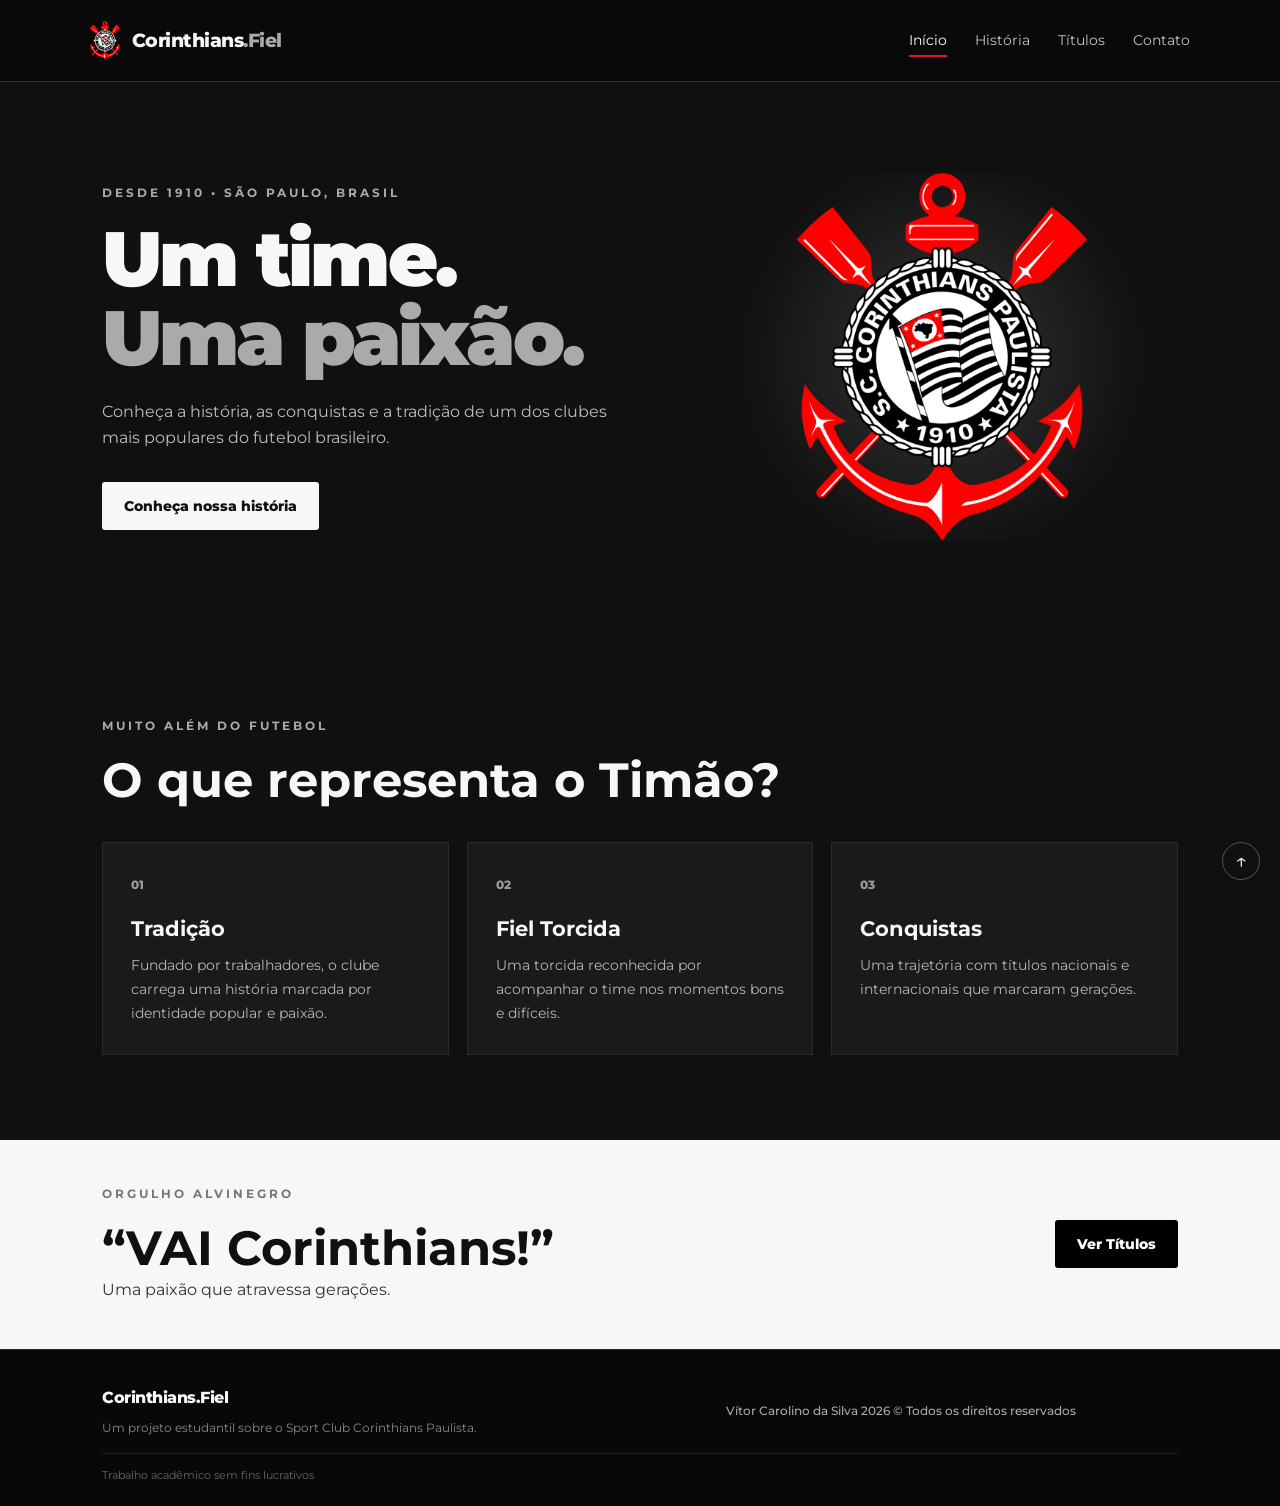
<file: index.html>
<!DOCTYPE html>
<html lang="pt-BR">
<head>
  <meta charset="UTF-8">
  <meta name="viewport" content="width=device-width, initial-scale=1.0">
  <meta name="description" content="Site informativo sobre o Sport Club Corinthians Paulista.">
  <title>Corinthians | Fiel desde 1910</title>
  <link rel="icon" href="img/Corinthians_simbolo.png" type="image/png">
  <link rel="stylesheet" href="css/style.css">
  <script src="js/script.js" defer></script>
</head>
<body>
  <header class="cabecalho">
    <a class="marca" href="index.html">
      <img src="img/Corinthians_simbolo.png" alt="Símbolo do Corinthians">
      <span>Corinthians<span class="marca-destaque">.Fiel</span></span>
    </a>
    <button class="menu-toggle" aria-label="Abrir menu" aria-expanded="false">☰</button>
    <nav class="navegacao" aria-label="Menu principal">
      <ul>
        <li><a class="ativo" href="index.html">Início</a></li>
        <li><a href="historia.html">História</a></li>
        <li><a href="titulos.html">Títulos</a></li>
        <li><a href="contato.html">Contato</a></li>
      </ul>
    </nav>
  </header>

  <main>
    <section class="hero">
      <div class="hero-conteudo">
        <p class="etiqueta">Desde 1910 • São Paulo, Brasil</p>
        <h1>Um time.<br><span>Uma paixão.</span></h1>
        <p>Conheça a história, as conquistas e a tradição de um dos clubes mais populares do futebol brasileiro.</p>
        <a class="botao" href="historia.html">Conheça nossa história</a>
      </div>
      <div class="hero-arte">
        <img src="img/Corinthians_simbolo.png" alt="Escudo do Sport Club Corinthians Paulista">
      </div>
    </section>

    <section class="secao">
      <div class="titulo-secao">
        <p class="etiqueta">Muito além do futebol</p>
        <h2>O que representa o Timão?</h2>
      </div>
      <div class="cards">
        <article class="card">
          <span class="card-numero">01</span>
          <h3>Tradição</h3>
          <p>Fundado por trabalhadores, o clube carrega uma história marcada por identidade popular e paixão.</p>
        </article>
        <article class="card">
          <span class="card-numero">02</span>
          <h3>Fiel Torcida</h3>
          <p>Uma torcida reconhecida por acompanhar o time nos momentos bons e difíceis.</p>
        </article>
        <article class="card">
          <span class="card-numero">03</span>
          <h3>Conquistas</h3>
          <p>Uma trajetória com títulos nacionais e internacionais que marcaram gerações.</p>
        </article>
      </div>
    </section>

    <section class="faixa">
      <div>
        <p class="etiqueta">Orgulho alvinegro</p>
        <h2>“VAI Corinthians!”</h2>
        <p>Uma paixão que atravessa gerações.</p>
      </div>
      <a class="botao botao-claro" href="titulos.html">Ver Títulos</a>
    </section>
  </main>

  <footer class="rodape">
    <div>
      <a class="marca marca-rodape" href="index.html">Corinthians.Fiel</a>
      <p>Um projeto estudantil sobre o Sport Club Corinthians Paulista.</p>
    </div>
    <h5>Vítor Carolino da Silva 2026 &copy; Todos os direitos reservados</h5>
    <a class="voltar-topo" href="#top" aria-label="Voltar ao topo">↑</a>
    <small>Trabalho acadêmico sem fins lucrativos</small>
  </footer>
</body>
</html>
</file>
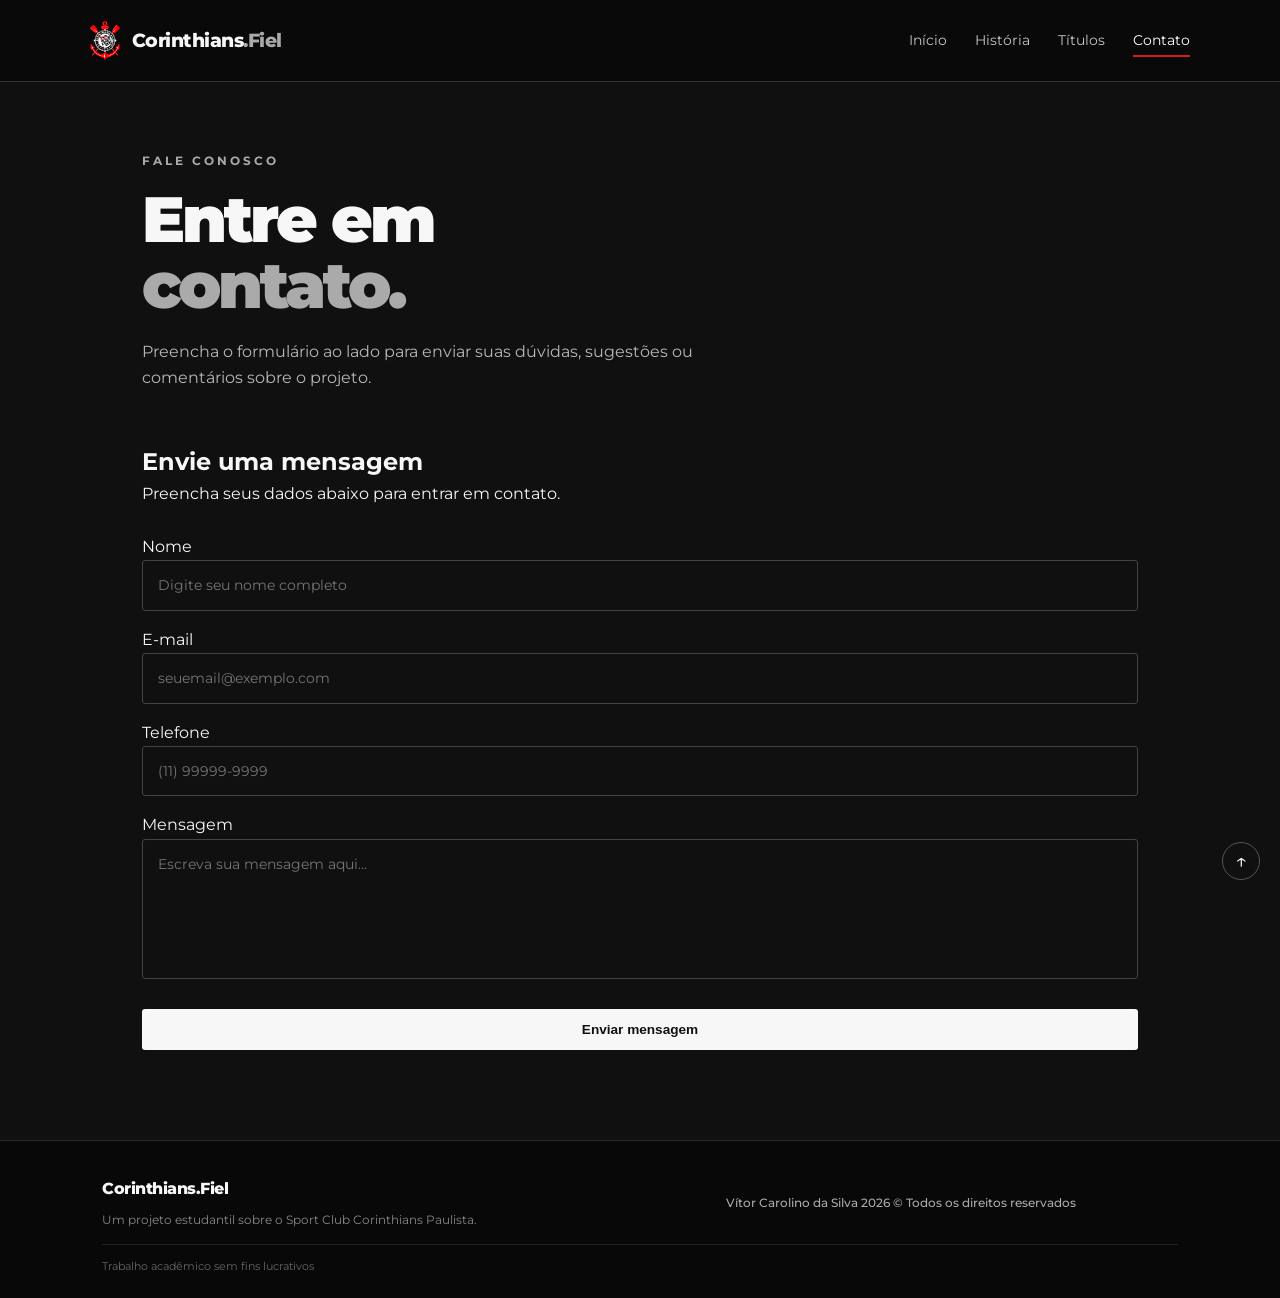
<file: contato.html>
<!DOCTYPE html>
<html lang="pt-BR">
<head>
  <meta charset="UTF-8">
  <meta name="viewport" content="width=device-width, initial-scale=1.0">
  <title>Contato | Corinthians.Fiel</title>
  <link rel="icon" href="img/Corinthians_simbolo.png" type="image/png">
  <link rel="stylesheet" href="css/style.css">
  <script src="js/script.js" defer></script>
</head>
<body>
  <header class="cabecalho">
    <a class="marca" href="index.html">
      <img src="img/Corinthians_simbolo.png" alt="Símbolo do Corinthians">
      <span>Corinthians<span class="marca-destaque">.Fiel</span></span>
    </a>
    <button class="menu-toggle" aria-label="Abrir menu" aria-expanded="false">☰</button>
    <nav class="navegacao" aria-label="Menu principal">
      <ul>
        <li><a href="index.html">Início</a></li>
        <li><a href="historia.html">História</a></li>
        <li><a href="titulos.html">Títulos</a></li>
        <li><a class="ativo" href="contato.html">Contato</a></li>
      </ul>
    </nav>
  </header>

  <main class="pagina contato-layout">
    <section class="pagina-intro">
      <p class="etiqueta">Fale conosco</p>
      <h1>Entre em<br><span>contato.</span></h1>
      <p>Preencha o formulário ao lado para enviar suas dúvidas, sugestões ou comentários sobre o projeto.</p>
    </section>

    <section class="formulario-box">
      <h2>Envie uma mensagem</h2>
      <p>Preencha seus dados abaixo para entrar em contato.</p>
      <br>
      
      <form class="form-contato" action="#" method="post">
        <div class="campo">
          <label for="nome">Nome</label>
          <input type="text" id="nome" name="nome" placeholder="Digite seu nome completo" required>
        </div>

        <div class="campo">
          <label for="email">E-mail</label>
          <input type="email" id="email" name="email" placeholder="seuemail@exemplo.com" required>
        </div>

        <div class="campo">
          <label for="telefone">Telefone</label>
          <input type="tel" id="telefone" name="telefone" placeholder="(11) 99999-9999" required>
        </div>

        <div class="campo">
          <label for="mensagem">Mensagem</label>
          <textarea id="mensagem" name="mensagem" rows="5" placeholder="Escreva sua mensagem aqui..."></textarea>
        </div>

        <button type="submit" class="botao botao-enviar">Enviar mensagem</button>
      </form>
    </section>
  </main>

  <footer class="rodape">
    <div>
      <a class="marca marca-rodape" href="index.html">Corinthians.Fiel</a>
      <p>Um projeto estudantil sobre o Sport Club Corinthians Paulista.</p>
    </div>
    <h5>Vítor Carolino da Silva 2026 &copy; Todos os direitos reservados</h5>
    <a class="voltar-topo" href="#top" aria-label="Voltar ao topo">↑</a>
    <small>Trabalho acadêmico sem fins lucrativos</small>
  </footer>
</body>
</html>
</file>
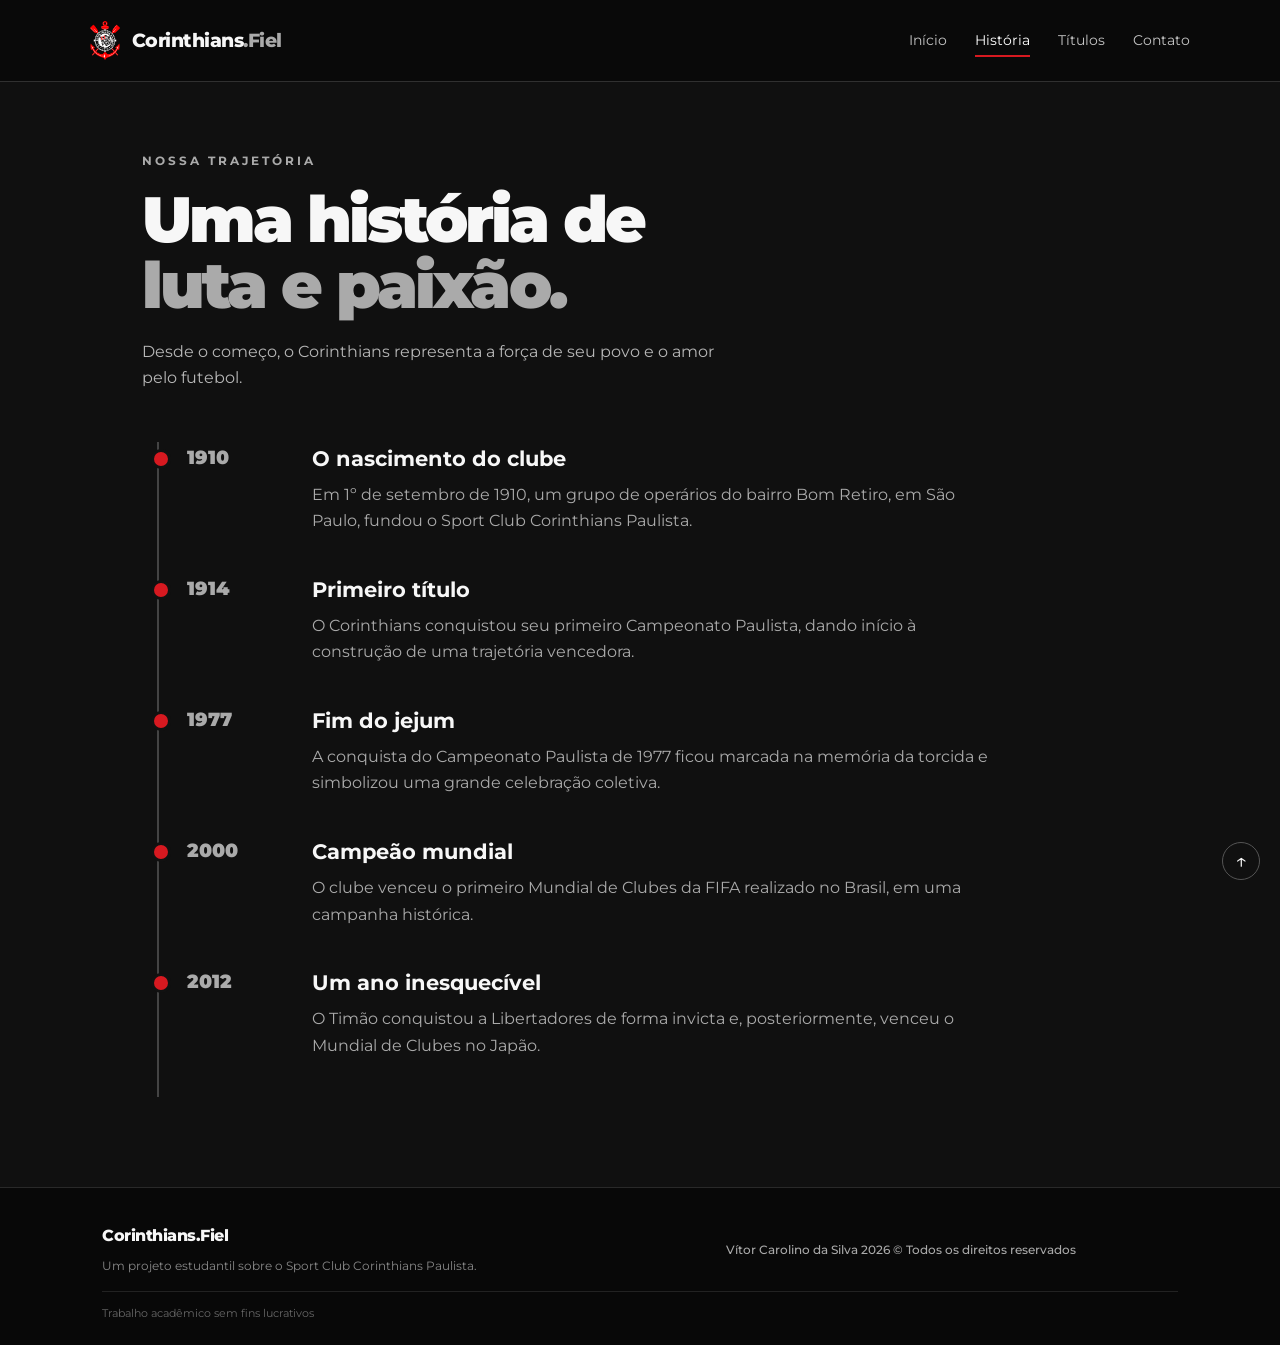
<file: historia.html>
<!DOCTYPE html>
<html lang="pt-BR">
<head>
  <meta charset="UTF-8">
  <meta name="viewport" content="width=device-width, initial-scale=1.0">
  <title>História | Corinthians.Fiel</title>
  <link rel="icon" href="img/Corinthians_simbolo.png" type="image/png">
  <link rel="stylesheet" href="css/style.css">
  <script src="js/script.js" defer></script>
</head>
<body>
  <header class="cabecalho">
    <a class="marca" href="index.html">
      <img src="img/Corinthians_simbolo.png" alt="Símbolo do Corinthians">
      <span>Corinthians<span class="marca-destaque">.Fiel</span></span>
    </a>
    <button class="menu-toggle" aria-label="Abrir menu" aria-expanded="false">☰</button>
    <nav class="navegacao" aria-label="Menu principal">
      <ul>
        <li><a href="index.html">Início</a></li>
        <li><a class="ativo" href="historia.html">História</a></li>
        <li><a href="titulos.html">Títulos</a></li>
        <li><a href="contato.html">Contato</a></li>
      </ul>
    </nav>
  </header>

  <main class="pagina">
    <section class="pagina-intro">
      <p class="etiqueta">Nossa trajetória</p>
      <h1>Uma história de<br><span>luta e paixão.</span></h1>
      <p>Desde o começo, o Corinthians representa a força de seu povo e o amor pelo futebol.</p>
    </section>

    <section class="linha-tempo">
      <article>
        <span>1910</span>
        <div>
          <h2>O nascimento do clube</h2>
          <p>Em 1º de setembro de 1910, um grupo de operários do bairro Bom Retiro, em São Paulo, fundou o Sport Club Corinthians Paulista.</p>
        </div>
      </article>
      <article>
        <span>1914</span>
        <div>
          <h2>Primeiro título</h2>
          <p>O Corinthians conquistou seu primeiro Campeonato Paulista, dando início à construção de uma trajetória vencedora.</p>
        </div>
      </article>
      <article>
        <span>1977</span>
        <div>
          <h2>Fim do jejum</h2>
          <p>A conquista do Campeonato Paulista de 1977 ficou marcada na memória da torcida e simbolizou uma grande celebração coletiva.</p>
        </div>
      </article>
      <article>
        <span>2000</span>
        <div>
          <h2>Campeão mundial</h2>
          <p>O clube venceu o primeiro Mundial de Clubes da FIFA realizado no Brasil, em uma campanha histórica.</p>
        </div>
      </article>
      <article>
        <span>2012</span>
        <div>
          <h2>Um ano inesquecível</h2>
          <p>O Timão conquistou a Libertadores de forma invicta e, posteriormente, venceu o Mundial de Clubes no Japão.</p>
        </div>
      </article>
    </section>
  </main>

  <footer class="rodape">
    <div>
      <a class="marca marca-rodape" href="index.html">Corinthians.Fiel</a>
      <p>Um projeto estudantil sobre o Sport Club Corinthians Paulista.</p>
    </div>
    <h5>Vítor Carolino da Silva 2026 &copy; Todos os direitos reservados</h5>
    <a class="voltar-topo" href="#top" aria-label="Voltar ao topo">↑</a>
    <small>Trabalho acadêmico sem fins lucrativos</small>
  </footer>
</body>
</html>
</file>
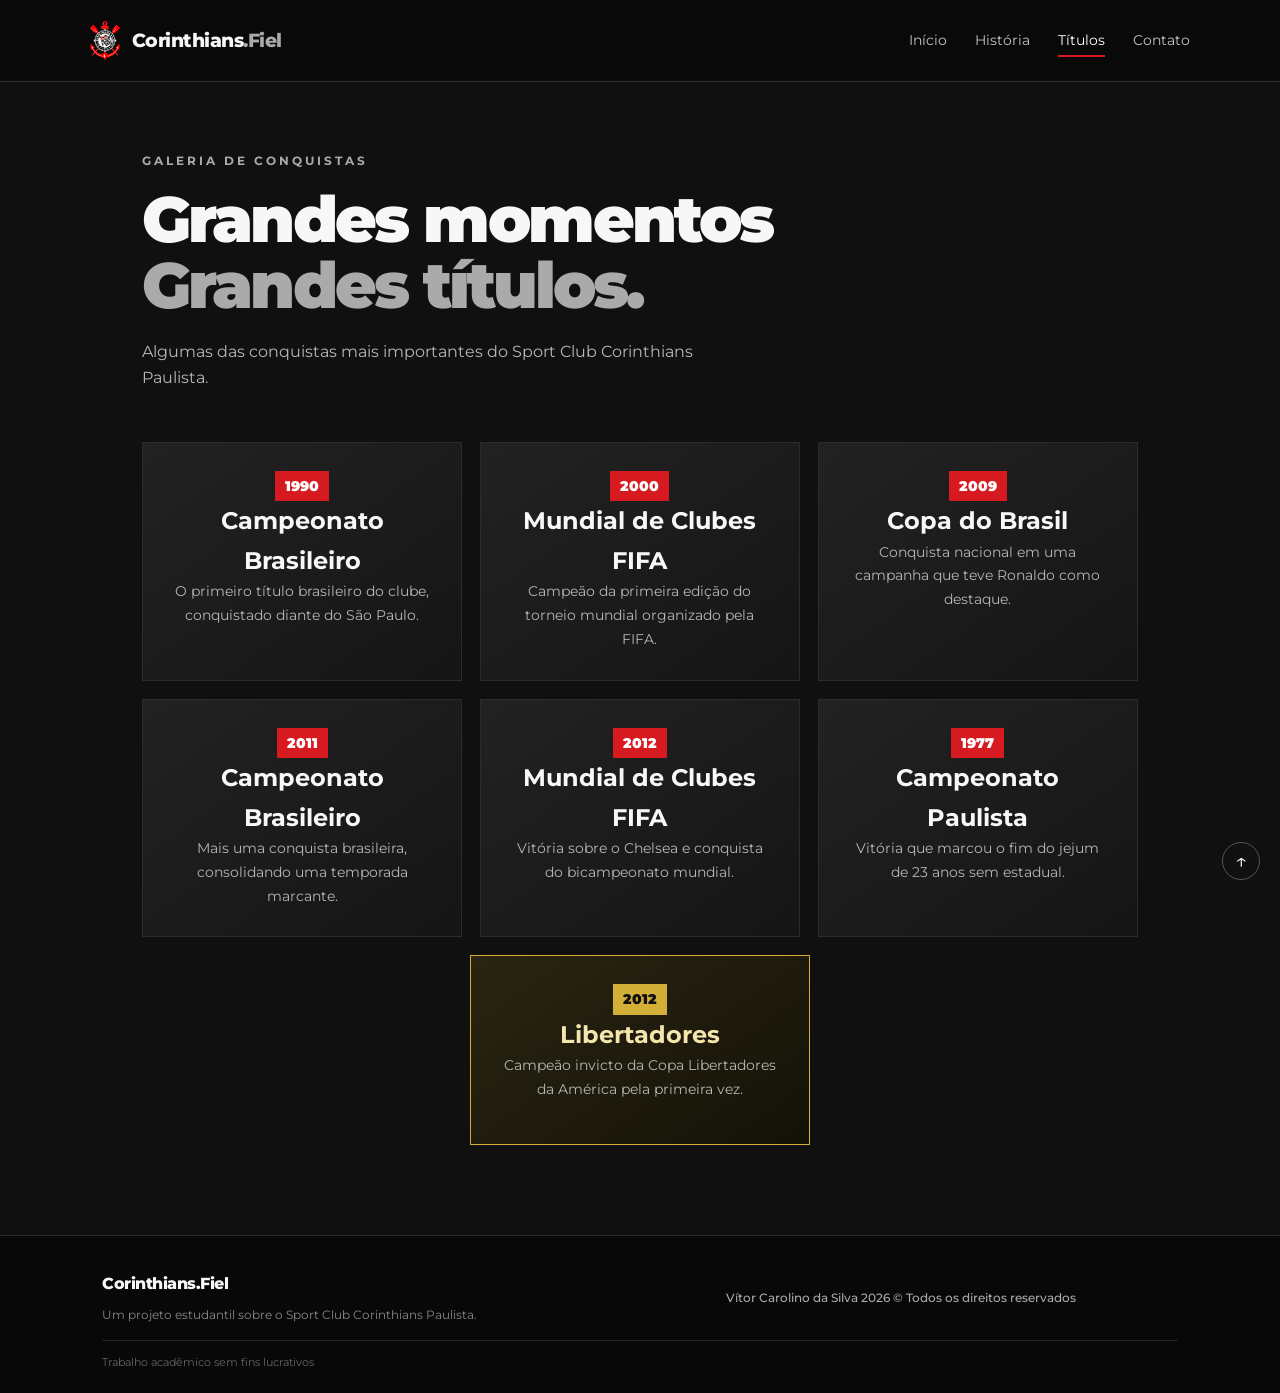
<file: titulos.html>
<!DOCTYPE html>
<html lang="pt-BR">
<head>
  <meta charset="UTF-8">
  <meta name="viewport" content="width=device-width, initial-scale=1.0">
  <title>Títulos | Corinthians.Fiel</title>
  <link rel="icon" href="img/Corinthians_simbolo.png" type="image/png">
  <link rel="stylesheet" href="css/style.css">
  <script src="js/script.js" defer></script>
</head>
<body>
  <header class="cabecalho">
    <a class="marca" href="index.html">
      <img src="img/Corinthians_simbolo.png" alt="Símbolo do Corinthians">
      <span>Corinthians<span class="marca-destaque">.Fiel</span></span>
    </a>
    <button class="menu-toggle" aria-label="Abrir menu" aria-expanded="false">☰</button>
    <nav class="navegacao" aria-label="Menu principal">
      <ul>
        <li><a href="index.html">Início</a></li>
        <li><a href="historia.html">História</a></li>
        <li><a class="ativo" href="titulos.html">Títulos</a></li>
        <li><a href="contato.html">Contato</a></li>
      </ul>
    </nav>
  </header>

  <main class="pagina">
    <section class="pagina-intro">
      <p class="etiqueta">Galeria de conquistas</p>
      <h1>Grandes momentos<br><span>Grandes títulos.</span></h1>
      <p>Algumas das conquistas mais importantes do Sport Club Corinthians Paulista.</p>
    </section>

    <section class="cards cards-titulos">
      <article class="card trofeu">
        <span class="ano-titulo">1990</span>
        <h2>Campeonato Brasileiro</h2>
        <p>O primeiro título brasileiro do clube, conquistado diante do São Paulo.</p>
      </article>
      <article class="card trofeu">
        <span class="ano-titulo">2000</span>
        <h2>Mundial de Clubes FIFA</h2>
        <p>Campeão da primeira edição do torneio mundial organizado pela FIFA.</p>
      </article>
      <article class="card trofeu">
        <span class="ano-titulo">2009</span>
        <h2>Copa do Brasil</h2>
        <p>Conquista nacional em uma campanha que teve Ronaldo como destaque.</p>
      </article>
      <article class="card trofeu">
        <span class="ano-titulo">2011</span>
        <h2>Campeonato Brasileiro</h2>
        <p>Mais uma conquista brasileira, consolidando uma temporada marcante.</p>
      </article>
      <article class="card trofeu">
        <span class="ano-titulo">2012</span>
        <h2>Mundial de Clubes FIFA</h2>
        <p>Vitória sobre o Chelsea e conquista do bicampeonato mundial.</p>
      </article>
      <article class="card trofeu">
        <span class="ano-titulo">1977</span>
        <h2>Campeonato Paulista</h2>
        <p>Vitória que marcou o fim do jejum de 23 anos sem estadual.</p>
      </article>
      <!-- Libertadores colocada no último card com destaque em dourado -->
      <article class="card trofeu trofeu-ouro">
        <span class="ano-titulo ano-ouro">2012</span>
        <h2>Libertadores</h2>
        <p>Campeão invicto da Copa Libertadores da América pela primeira vez.</p>
      </article>
    </section>

    
  </main>

  <footer class="rodape">
    <div>
      <a class="marca marca-rodape" href="index.html">Corinthians.Fiel</a>
      <p>Um projeto estudantil sobre o Sport Club Corinthians Paulista.</p>
    </div>
    <h5>Vítor Carolino da Silva 2026 &copy; Todos os direitos reservados</h5>
    <a class="voltar-topo" href="#top" aria-label="Voltar ao topo">↑</a>
    <small>Trabalho acadêmico sem fins lucrativos</small>
  </footer>
</body>
</html>
</file>
<file: css/style.css>
@import url('https://fonts.googleapis.com/css2?family=Montserrat:wght@400;500;600;700;800;900&display=swap');

/* ==========================================
   1. VARIÁVEIS E CONFIGURAÇÕES GLOBAIS
   ================================---------- */
:root {
  --preto: #101010;
  --cinza: #1b1b1b;
  --cinza2: #777;
  --branco: #f7f7f7;
  --vermelho: #d71920;
  --linha: #303030;
}

* {
  box-sizing: border-box;
  margin: 0;
  padding: 0;
}

html {
  scroll-behavior: smooth;
}

body {
  font-family: Montserrat, Arial, sans-serif;
  background: var(--preto);
  color: var(--branco);
  line-height: 1.65;
}

a {
  color: inherit;
  text-decoration: none;
}

/* ==========================================
   2. CABEÇALHO E NAVEGAÇÃO
   ================================---------- */
.cabecalho {
  height: 82px;
  padding: 0 7%;
  display: flex;
  align-items: center;
  justify-content: space-between;
  background: #090909;
  border-bottom: 1px solid var(--linha);
  position: sticky;
  top: 0;
  z-index: 10;
}

.marca {
  display: flex;
  align-items: center;
  gap: 12px;
  font-size: 1.18rem;
  font-weight: 800;
  letter-spacing: -.5px;
}

.marca img {
  width: 30px;
  height: 39px;
}

.marca-destaque {
  color: #aaa;
}

.navegacao ul {
  display: flex;
  list-style: none;
  gap: 28px;
}

.navegacao a {
  font-size: .85rem;
  color: #c4c4c4;
  transition: .2s;
}

.navegacao a:hover,
.navegacao a.ativo {
  color: white;
  border-bottom: 2px solid var(--vermelho);
  padding-bottom: 7px;
}

.menu-toggle {
  display: none;
  background: none;
  color: white;
  border: 0;
  font-size: 1.6rem;
  cursor: pointer;
}

/* ==========================================
   3. HERO (DESTAQUE PRINCIPAL)
   ================================---------- */
.hero {
  min-height: 550px;
  padding: 75px 8%;
  display: grid;
  grid-template-columns: 1.1fr .9fr;
  align-items: center;
  gap: 30px;

}

.hero-conteudo {
  max-width: 650px;
}

.etiqueta {
  text-transform: uppercase;
  letter-spacing: 3px;
  color: #aaa;
  font-size: .72rem;
  font-weight: 700;
  margin-bottom: 16px;
}

h1 {
  font-size: clamp(2.8rem, 6vw, 5.6rem);
  line-height: 1.03;
  font-weight: 900;
  letter-spacing: -3px;
}

h1 span,
.pagina-intro h1 span {
  color: #aaa;
}

.hero-conteudo > p:not(.etiqueta) {
  max-width: 510px;
  color: #bdbdbd;
  margin: 22px 0 30px;
}

.botao {
  display: inline-block;
  padding: 13px 22px;
  background: var(--branco);
  color: #111;
  font-size: .85rem;
  font-weight: 800;
  border-radius: 3px;
  transition: .2s;
}

.botao:hover {
  background: var(--vermelho);
  color: white;
  transform: translateY(-2px);
}

.hero-arte {
  min-height: 350px;
  display: grid;
  place-items: center;
  background: radial-gradient(circle, #353535 0, #171717 55%, #101010 70%);
}

.hero-arte img {
  width: min(290px, 70vw);
  height: auto;
}

/* ==========================================
   4. SEÇÕES, CARDS E FAIXAS
   ================================---------- */
.secao {
  padding: 85px 8%;
}

.titulo-secao h2,
.faixa h2 {
  font-size: clamp(1.8rem, 4vw, 3rem);
  line-height: 1.2;
}

.cards {
  display: grid;
  grid-template-columns: repeat(3, 1fr);
  gap: 18px;
  margin-top: 32px;
}

.card {
  padding: 28px;
  background: #1a1a1a;
  border: 1px solid #2b2b2b;
  min-height: 210px;
  transition: .2s;
}

.card:hover {
  transform: translateY(-4px);
  border-color: #555;
}

.card-numero {
  font-size: .75rem;
  color: #999;
  font-weight: 800;
}

.card h3 {
  font-size: 1.3rem;
  margin: 15px 0 8px;
}

.card p {
  color: #b6b6b6;
  font-size: .9rem;
}

.faixa {
  padding: 45px 8%;
  background: var(--branco); 
  color: var(--preto);      
  display: flex;
  justify-content: space-between;
  align-items: center;
  gap: 25px;
}

.faixa .etiqueta {
  color: var(--cinza2); 
}

.faixa h2 {
  color: var(--preto); 
}

.faixa p {
  color: #333; 
}

.botao-claro {
  background: var(--vermelho); 
  color: white;
  white-space: nowrap;
}

.botao-claro:hover {
  background: #111; 
}

.botao-claro {
  background: rgb(0, 0, 0);
  color: #ffffff;
  white-space: nowrap;
}

/* ==========================================
   5. PÁGINAS INTERNAS (HISTÓRIA, TÍTULOS, CONTATO)
   ================================---------- */
.pagina {
  padding: 70px 8% 90px;
  max-width: 1200px;
  margin: auto;
}

.pagina-intro {
  max-width: 720px;
  margin-bottom: 50px;
}

.pagina-intro h1 {
  font-size: clamp(2.5rem, 5vw, 4.7rem);
}

.pagina-intro > p:last-child {
  color: #b7b7b7;
  margin-top: 20px;
  max-width: 600px;
}

.linha-tempo {
  border-left: 2px solid #444;
  margin-left: 15px;
}

.linha-tempo article {
  display: grid;
  grid-template-columns: 100px 1fr;
  gap: 25px;
  padding: 0 0 38px 28px;
  position: relative;
}

.linha-tempo article:before {
  content: "";
  position: absolute;
  left: -8px;
  top: 7px;
  width: 14px;
  height: 14px;
  border-radius: 50%;
  background: var(--vermelho);
  border: 3px solid #111;
}

.linha-tempo article > span {
  font-size: 1.2rem;
  font-weight: 900;
  color: #aaa;
}

.linha-tempo h2 {
  font-size: 1.3rem;
  margin-bottom: 6px;
}

.linha-tempo p {
  color: #aaa;
  max-width: 680px;
}

.cards-titulos {
  display: flex;
  flex-wrap: wrap;
  justify-content: center; 
  gap: 18px;
}

.trofeu {
  flex: 1 1 300px; 
  max-width: 340px;
  min-height: 190px;
  background: linear-gradient(145deg, #222, #151515);
  text-align: center; 
}


.ano-titulo {
  display: inline-block;
  color: #fff;
  background: var(--vermelho);
  font-weight: 900;
  font-size: .85rem;
  padding: 4px 10px;
}

/* Card especial da Libertadores em Dourado */
.trofeu-ouro {
  background: linear-gradient(145deg, #2a2512, #141208);
  border-color: #d4af37 !important;
}

.trofeu-ouro h2 {
  color: #f3e5ab;
}

.ano-ouro {
  background: #d4af37 !important;
  color: #111 !important;
}
.form-contato {
  display: flex;
  flex-direction: column;
  gap: 16px;
}

.campo input,
.campo textarea {
  width: 100%;
  padding: 13px 15px;
  border-radius: 3px;
  border: 1px solid #444;
  background: #101010;
  color: var(--branco);
  font: inherit;
  font-size: .85rem;
  transition: .2s;
}

.campo input:focus,
.campo textarea:focus {
  outline: none;
  border-color: var(--vermelho);
}

.campo textarea {
  resize: none; /* Trava o tamanho do textarea */
}

.botao-enviar {
  border: none;
  cursor: pointer;
  margin-top: 6px;
  width: 100%;
}

.aviso {
  color: #aaa !important;
  font-size: .75rem !important;
  margin: 10px 0 0 !important;
}

/* ==========================================
   6. RODAPÉ
   ================================---------- */
.rodape {
  padding: 35px 8% 22px;
  display: grid;
  grid-template-columns: 1fr 1fr auto;
  align-items: center;
  gap: 15px;
  background: #080808;
  border-top: 1px solid #292929;
}

.marca-rodape {
  font-size: 1rem;
}

.rodape p {
  font-size: .75rem;
  color: #888;
  margin-top: 7px;
}

.rodape h5 {
  font-size: .75rem;
  font-weight: 500;
  color: #aaa;
  text-align: center;
}

.voltar-topo {
  justify-self: end;
  display: grid;
  place-items: center;
  width: 38px;
  height: 38px;
  border: 1px solid #555;
  border-radius: 50%;
  font-size: 1.3rem;
  position: fixed;
  bottom: 20px;
  right: 20px;
}

.rodape small {
  grid-column: 1/-1;
  color: #666;
  font-size: .7rem;
  border-top: 1px solid #222;
  padding-top: 12px;
}

/* ==========================================
   7. RESPONSIVIDADE (MEDIA QUERIES)
   ================================---------- */
@media(max-width: 800px) {
  .cabecalho {
    padding: 0 5%;
    height: 72px;
  }
  
  .menu-toggle {
    display: block;
  }
  
  .navegacao {
    display: none;
    position: absolute;
    top: 72px;
    left: 0;
    width: 100%;
    background: #090909;
    border-bottom: 1px solid #333;
    padding: 15px 5%;
  }
  
  .navegacao.aberto {
    display: block;
  }
  
  .navegacao ul {
    flex-direction: column;
    gap: 0;
  }
  
  .navegacao li {
    padding: 12px 0;
    border-bottom: 1px solid #222;
  }
  
  .navegacao a.ativo {
    border: 0;
  }
  
  .hero {
    grid-template-columns: 1fr;
    padding: 60px 7%;
    min-height: auto;
  }
  
  .hero-arte {
    min-height: 260px;
  }
  
  .cards,
  .cards-titulos {
    grid-template-columns: 1fr 1fr;
  }
  
  .faixa {
    align-items: flex-start;
    flex-direction: column;
  }
  
  .rodape {
    grid-template-columns: 1fr auto;
  }
  
  .rodape h5 {
    grid-column: 1/-1;
    text-align: left;
  }
  
  .contato-layout {
    grid-template-columns: 1fr;
    gap: 25px;
  }
}

@media(max-width: 520px) {
  .cards,
  .cards-titulos {
    grid-template-columns: 1fr;
  }
  
  .secao {
    padding: 60px 6%;
  }
  
  .pagina {
    padding: 55px 6%;
  }
  
  .linha-tempo article {
    grid-template-columns: 70px 1fr;
    gap: 15px;
    padding-left: 20px;
  }
  
  .linha-tempo h2 {
    font-size: 1.1rem;
  }
  
  .formulario-box {
    padding: 22px;
  }
  
  .rodape {
    padding: 30px 6%;
  }
  
  .hero h1 {
    letter-spacing: -2px;
  }
}
</file>
